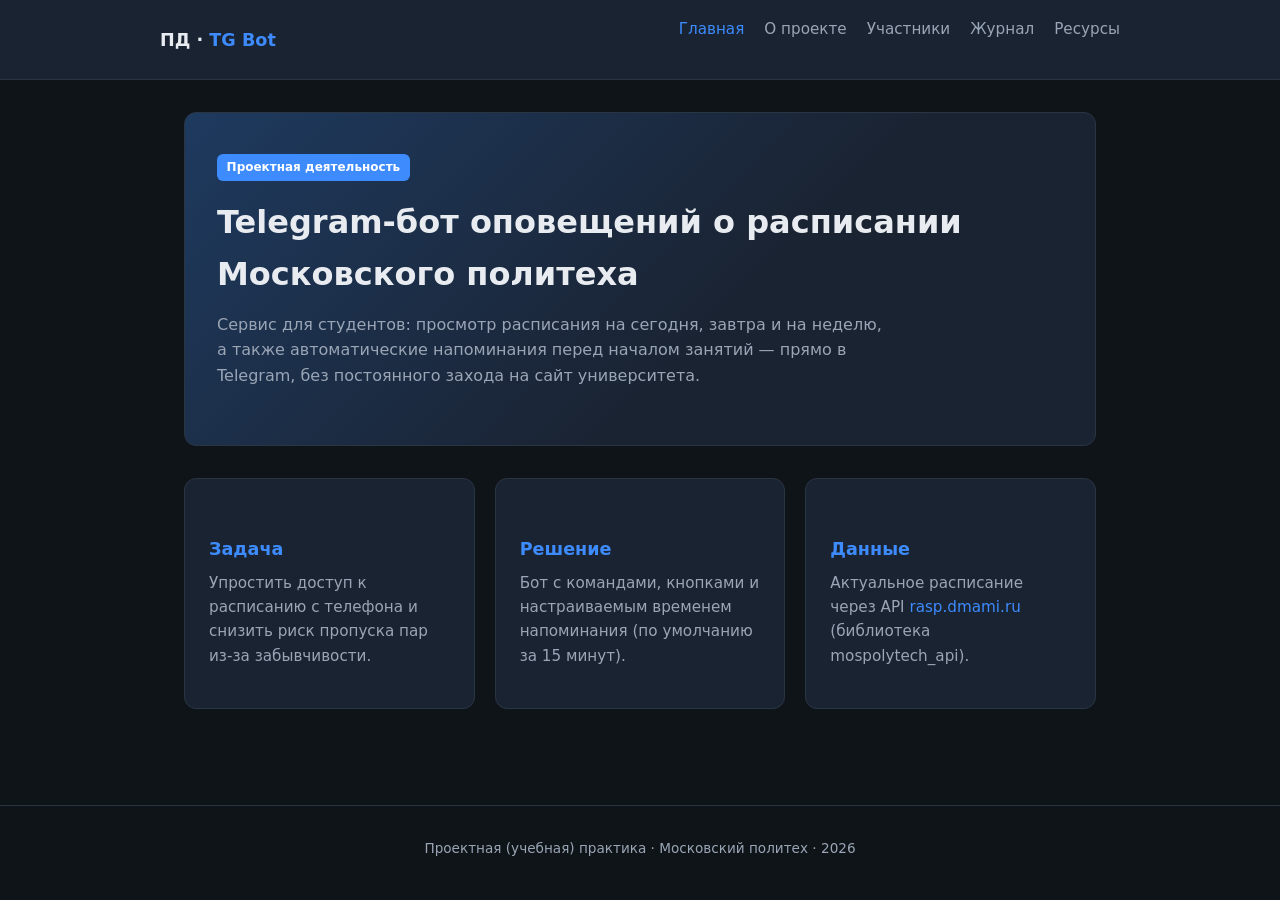
<file: site/index.html>
<!DOCTYPE html>
<html lang="ru">
<head>
  <meta charset="UTF-8">
  <meta name="viewport" content="width=device-width, initial-scale=1">
  <title>Telegram-бот расписания — Московский политех</title>
  <link rel="stylesheet" href="css/style.css">
</head>
<body>
  <header>
    <div class="header-inner">
      <a href="index.html" class="logo">ПД · <span>TG Bot</span></a>
      <nav>
        <ul>
          <li><a href="index.html" class="active">Главная</a></li>
          <li><a href="about.html">О проекте</a></li>
          <li><a href="team.html">Участники</a></li>
          <li><a href="journal.html">Журнал</a></li>
          <li><a href="resources.html">Ресурсы</a></li>
        </ul>
      </nav>
    </div>
  </header>

  <main>
    <section class="hero">
      <span class="badge">Проектная деятельность</span>
      <h1>Telegram-бот оповещений о расписании Московского политеха</h1>
      <p>
        Сервис для студентов: просмотр расписания на сегодня, завтра и на неделю,
        а также автоматические напоминания перед началом занятий — прямо в Telegram,
        без постоянного захода на сайт университета.
      </p>
    </section>

    <div class="card-grid">
      <article class="card">
        <h2>Задача</h2>
        <p>Упростить доступ к расписанию с телефона и снизить риск пропуска пар из-за забывчивости.</p>
      </article>
      <article class="card">
        <h2>Решение</h2>
        <p>Бот с командами, кнопками и настраиваемым временем напоминания (по умолчанию за 15 минут).</p>
      </article>
      <article class="card">
        <h2>Данные</h2>
        <p>Актуальное расписание через API <a href="https://rasp.dmami.ru/">rasp.dmami.ru</a> (библиотека mospolytech_api).</p>
      </article>
    </div>
  </main>

  <footer>
  Проектная (учебная) практика · Московский политех · 2026
  </footer>
</body>
</html>
</file>
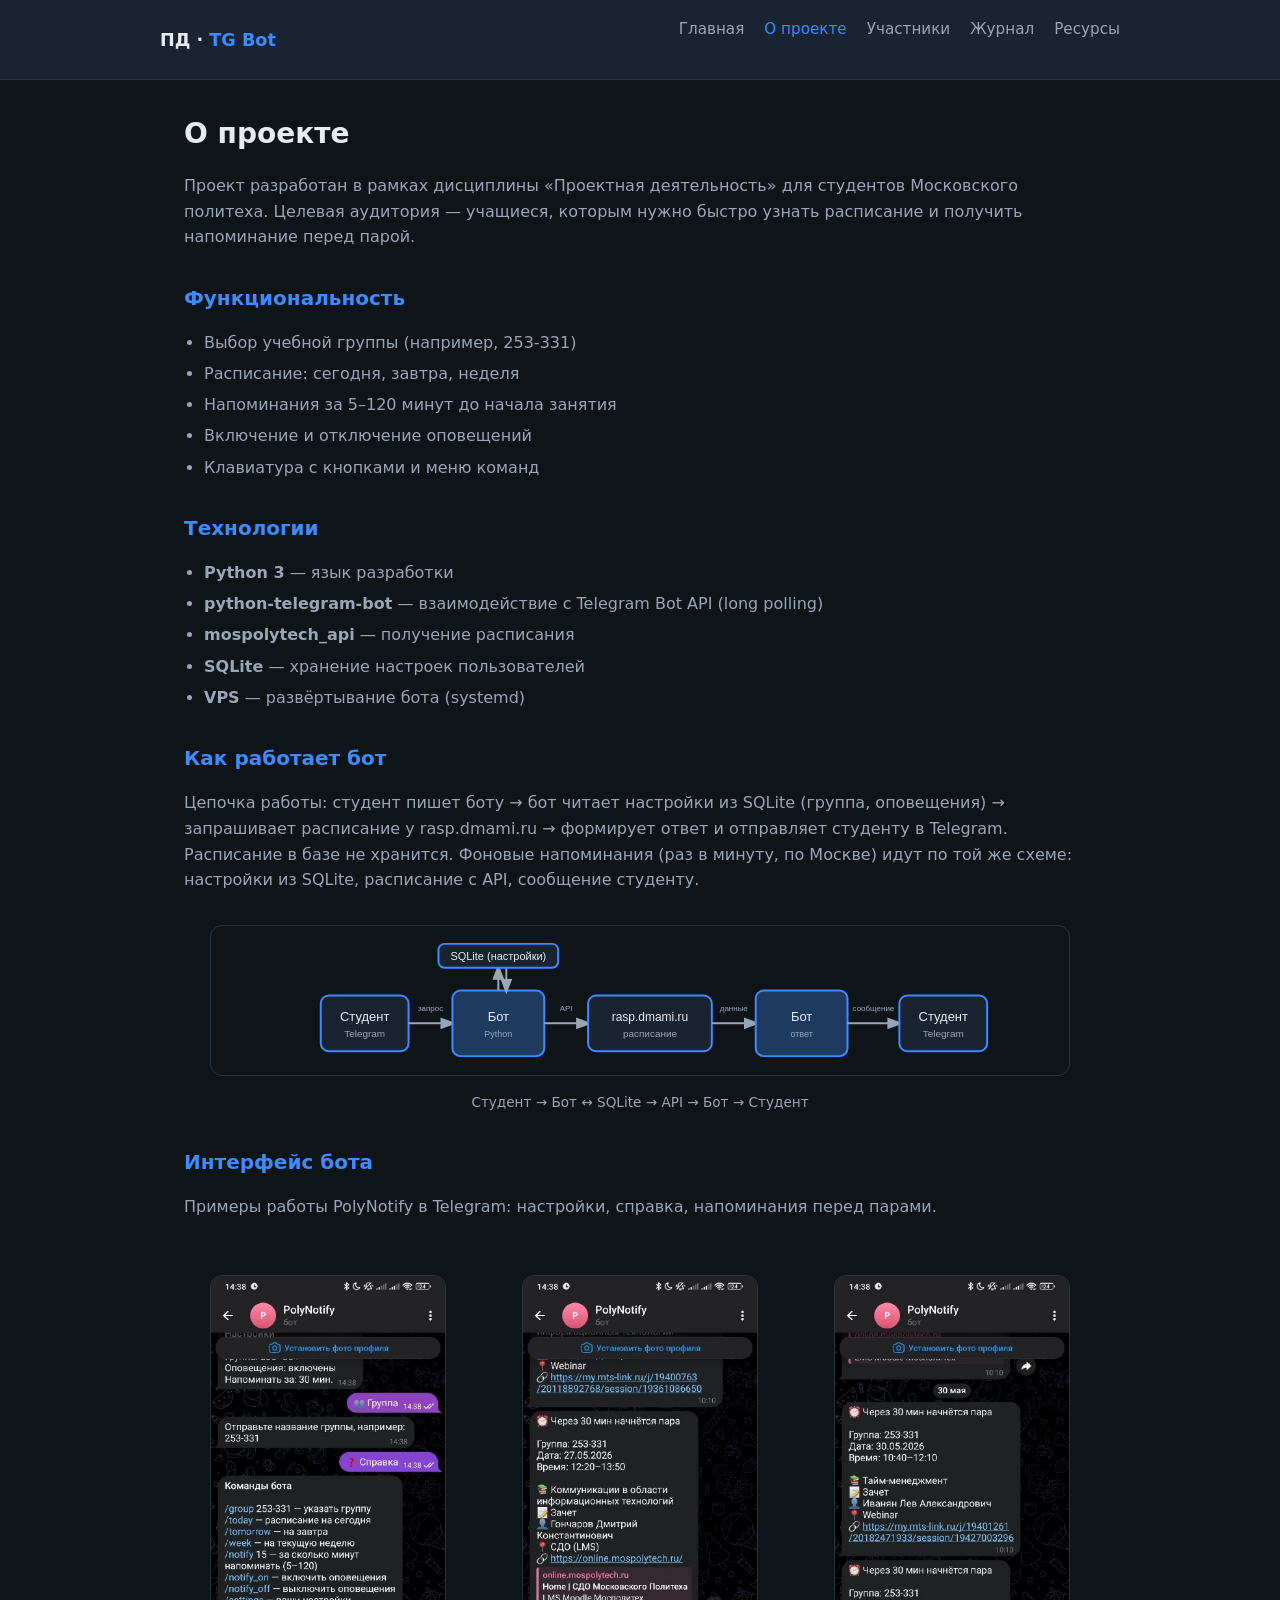
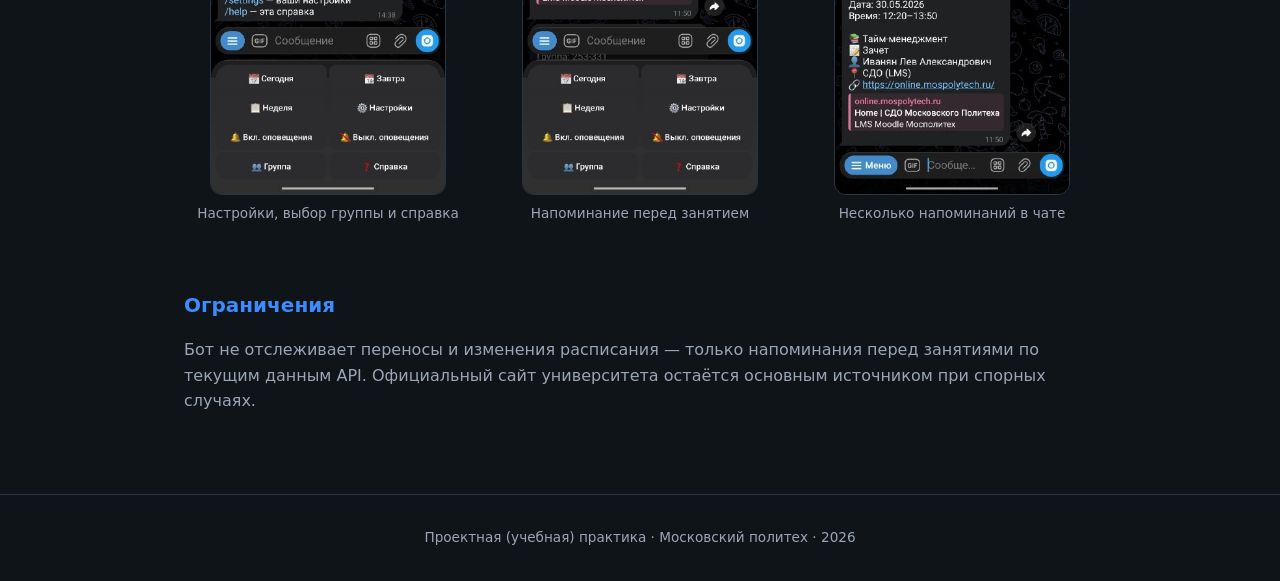
<file: site/about.html>
<!DOCTYPE html>
<html lang="ru">
<head>
  <meta charset="UTF-8">
  <meta name="viewport" content="width=device-width, initial-scale=1">
  <title>О проекте — Telegram-бот расписания</title>
  <link rel="stylesheet" href="css/style.css">
</head>
<body>
  <header>
    <div class="header-inner">
      <a href="index.html" class="logo">ПД · <span>TG Bot</span></a>
      <nav>
        <ul>
          <li><a href="index.html">Главная</a></li>
          <li><a href="about.html" class="active">О проекте</a></li>
          <li><a href="team.html">Участники</a></li>
          <li><a href="journal.html">Журнал</a></li>
          <li><a href="resources.html">Ресурсы</a></li>
        </ul>
      </nav>
    </div>
  </header>

  <main>
    <h1 class="page-title">О проекте</h1>

    <p>
      Проект разработан в рамках дисциплины «Проектная деятельность» для студентов
      Московского политеха. Целевая аудитория — учащиеся, которым нужно быстро
      узнать расписание и получить напоминание перед парой.
    </p>

    <h2>Функциональность</h2>
    <ul>
      <li>Выбор учебной группы (например, 253-331)</li>
      <li>Расписание: сегодня, завтра, неделя</li>
      <li>Напоминания за 5–120 минут до начала занятия</li>
      <li>Включение и отключение оповещений</li>
      <li>Клавиатура с кнопками и меню команд</li>
    </ul>

    <h2>Технологии</h2>
    <ul>
      <li><strong>Python 3</strong> — язык разработки</li>
      <li><strong>python-telegram-bot</strong> — взаимодействие с Telegram Bot API (long polling)</li>
      <li><strong>mospolytech_api</strong> — получение расписания</li>
      <li><strong>SQLite</strong> — хранение настроек пользователей</li>
      <li><strong>VPS</strong> — развёртывание бота (systemd)</li>
    </ul>

    <h2>Как работает бот</h2>
    <p>
      Цепочка работы: студент пишет боту → бот читает настройки из SQLite (группа, оповещения) →
      запрашивает расписание у rasp.dmami.ru → формирует ответ и отправляет студенту в Telegram.
      Расписание в базе не хранится. Фоновые напоминания (раз в минуту, по Москве) идут по той же
      схеме: настройки из SQLite, расписание с API, сообщение студенту.
    </p>

    <figure class="figure">
      <img src="images/architecture.svg" alt="Студент — бот — SQLite — API — бот — студент" width="860" height="150">
      <figcaption>Студент → Бот ↔ SQLite → API → Бот → Студент</figcaption>
    </figure>

    <h2>Интерфейс бота</h2>
    <p>Примеры работы PolyNotify в Telegram: настройки, справка, напоминания перед парами.</p>

    <div class="screenshots">
      <figure class="figure">
        <img src="images/5255996199221796417.jpg" alt="Настройки группы и оповещений, справка по командам" loading="lazy">
        <figcaption>Настройки, выбор группы и справка</figcaption>
      </figure>
      <figure class="figure">
        <img src="images/5255996199221796416.jpg" alt="Напоминание за 30 минут до пары" loading="lazy">
        <figcaption>Напоминание перед занятием</figcaption>
      </figure>
      <figure class="figure">
        <img src="images/5255996199221796418.jpg" alt="История напоминаний в чате" loading="lazy">
        <figcaption>Несколько напоминаний в чате</figcaption>
      </figure>
    </div>

    <h2>Ограничения</h2>
    <p>
      Бот не отслеживает переносы и изменения расписания — только напоминания перед
      занятиями по текущим данным API. Официальный сайт университета остаётся
      основным источником при спорных случаях.
    </p>
  </main>

  <footer>
  Проектная (учебная) практика · Московский политех · 2026
  </footer>
</body>
</html>
</file>
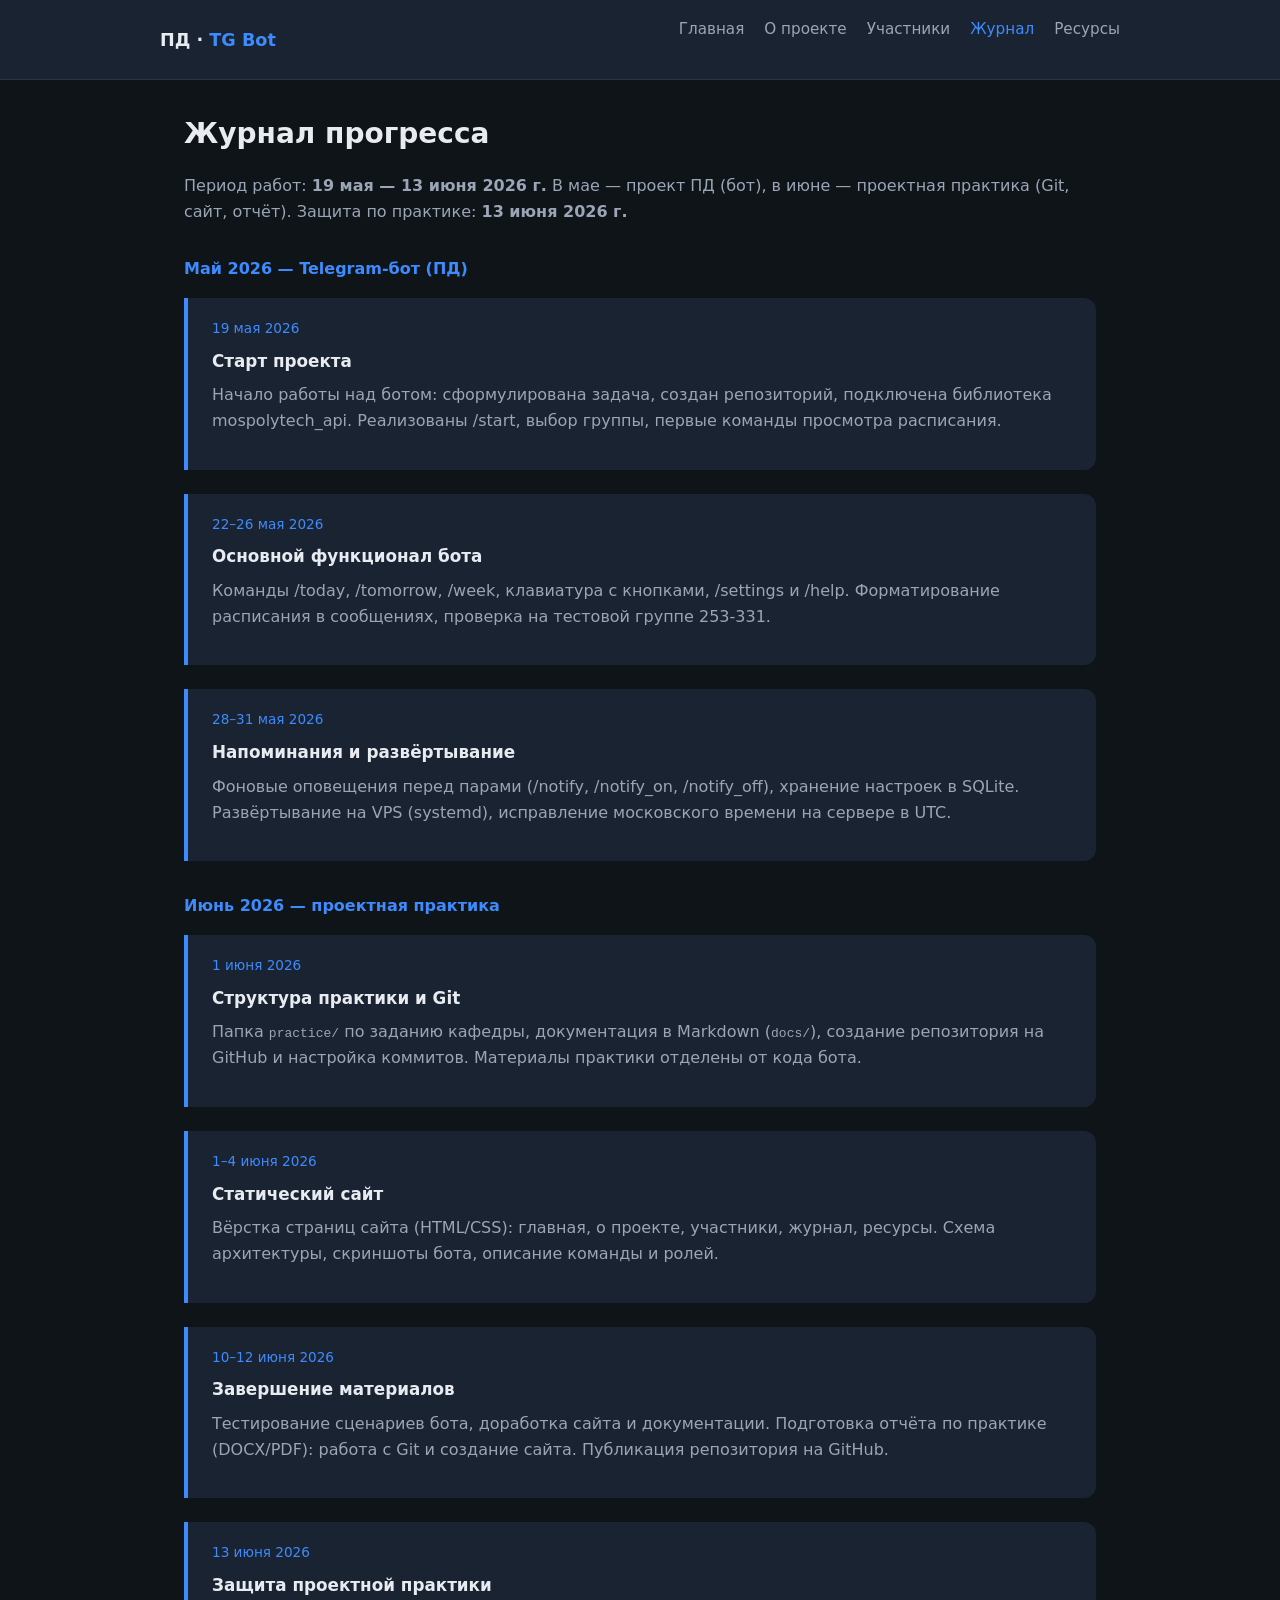
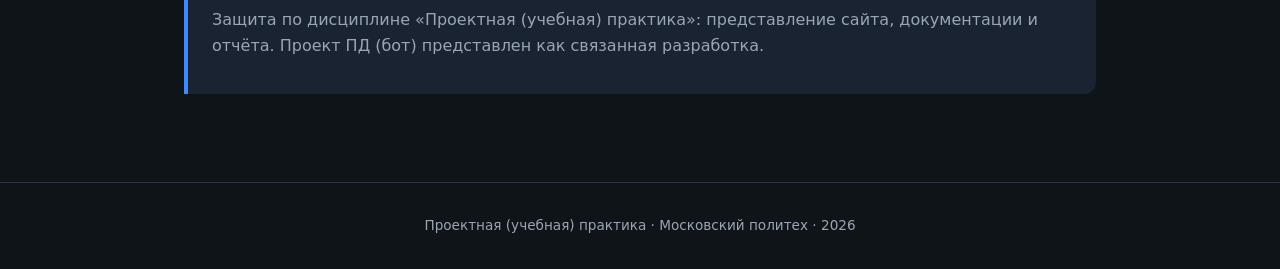
<file: site/journal.html>
<!DOCTYPE html>

<html lang="ru">

<head>

  <meta charset="UTF-8">

  <meta name="viewport" content="width=device-width, initial-scale=1">

  <title>Журнал — Telegram-бот расписания</title>

  <link rel="stylesheet" href="css/style.css">

</head>

<body>

  <header>

    <div class="header-inner">

      <a href="index.html" class="logo">ПД · <span>TG Bot</span></a>

      <nav>

        <ul>

          <li><a href="index.html">Главная</a></li>

          <li><a href="about.html">О проекте</a></li>

          <li><a href="team.html">Участники</a></li>

          <li><a href="journal.html" class="active">Журнал</a></li>

          <li><a href="resources.html">Ресурсы</a></li>

        </ul>

      </nav>

    </div>

  </header>



  <main>

    <h1 class="page-title">Журнал прогресса</h1>

    <p>

      Период работ: <strong>19 мая — 13 июня 2026 г.</strong>

      В мае — проект ПД (бот), в июне — проектная практика (Git, сайт, отчёт).

      Защита по практике: <strong>13 июня 2026 г.</strong>

    </p>



    <h2 class="journal-section">Май 2026 — Telegram-бот (ПД)</h2>



    <article class="journal-entry">

      <time datetime="2026-05-19">19 мая 2026</time>

      <h3>Старт проекта</h3>

      <p>

        Начало работы над ботом: сформулирована задача, создан репозиторий,

        подключена библиотека mospolytech_api. Реализованы /start, выбор группы,

        первые команды просмотра расписания.

      </p>

    </article>



    <article class="journal-entry">

      <time datetime="2026-05-22">22–26 мая 2026</time>

      <h3>Основной функционал бота</h3>

      <p>

        Команды /today, /tomorrow, /week, клавиатура с кнопками, /settings и /help.

        Форматирование расписания в сообщениях, проверка на тестовой группе 253-331.

      </p>

    </article>



    <article class="journal-entry">

      <time datetime="2026-05-28">28–31 мая 2026</time>

      <h3>Напоминания и развёртывание</h3>

      <p>

        Фоновые оповещения перед парами (/notify, /notify_on, /notify_off),

        хранение настроек в SQLite. Развёртывание на VPS (systemd), исправление

        московского времени на сервере в UTC.

      </p>

    </article>



    <h2 class="journal-section">Июнь 2026 — проектная практика</h2>



    <article class="journal-entry">

      <time datetime="2026-06-01">1 июня 2026</time>

      <h3>Структура практики и Git</h3>

      <p>

        Папка <code>practice/</code> по заданию кафедры, документация в Markdown

        (<code>docs/</code>), создание репозитория на GitHub и настройка коммитов.

        Материалы практики отделены от кода бота.

      </p>

    </article>



    <article class="journal-entry">

      <time datetime="2026-06-01">1–4 июня 2026</time>

      <h3>Статический сайт</h3>

      <p>

        Вёрстка страниц сайта (HTML/CSS): главная, о проекте, участники, журнал, ресурсы.

        Схема архитектуры, скриншоты бота, описание команды и ролей.

      </p>

    </article>



    <article class="journal-entry">

      <time datetime="2026-06-10">10–12 июня 2026</time>

      <h3>Завершение материалов</h3>

      <p>

        Тестирование сценариев бота, доработка сайта и документации.

        Подготовка отчёта по практике (DOCX/PDF): работа с Git и создание сайта.

        Публикация репозитория на GitHub.

      </p>

    </article>



    <article class="journal-entry">

      <time datetime="2026-06-13">13 июня 2026</time>

      <h3>Защита проектной практики</h3>

      <p>

        Защита по дисциплине «Проектная (учебная) практика»: представление сайта,

        документации и отчёта. Проект ПД (бот) представлен как связанная разработка.

      </p>

    </article>

  </main>



  <footer>

  Проектная (учебная) практика · Московский политех · 2026

  </footer>

</body>

</html>
</file>
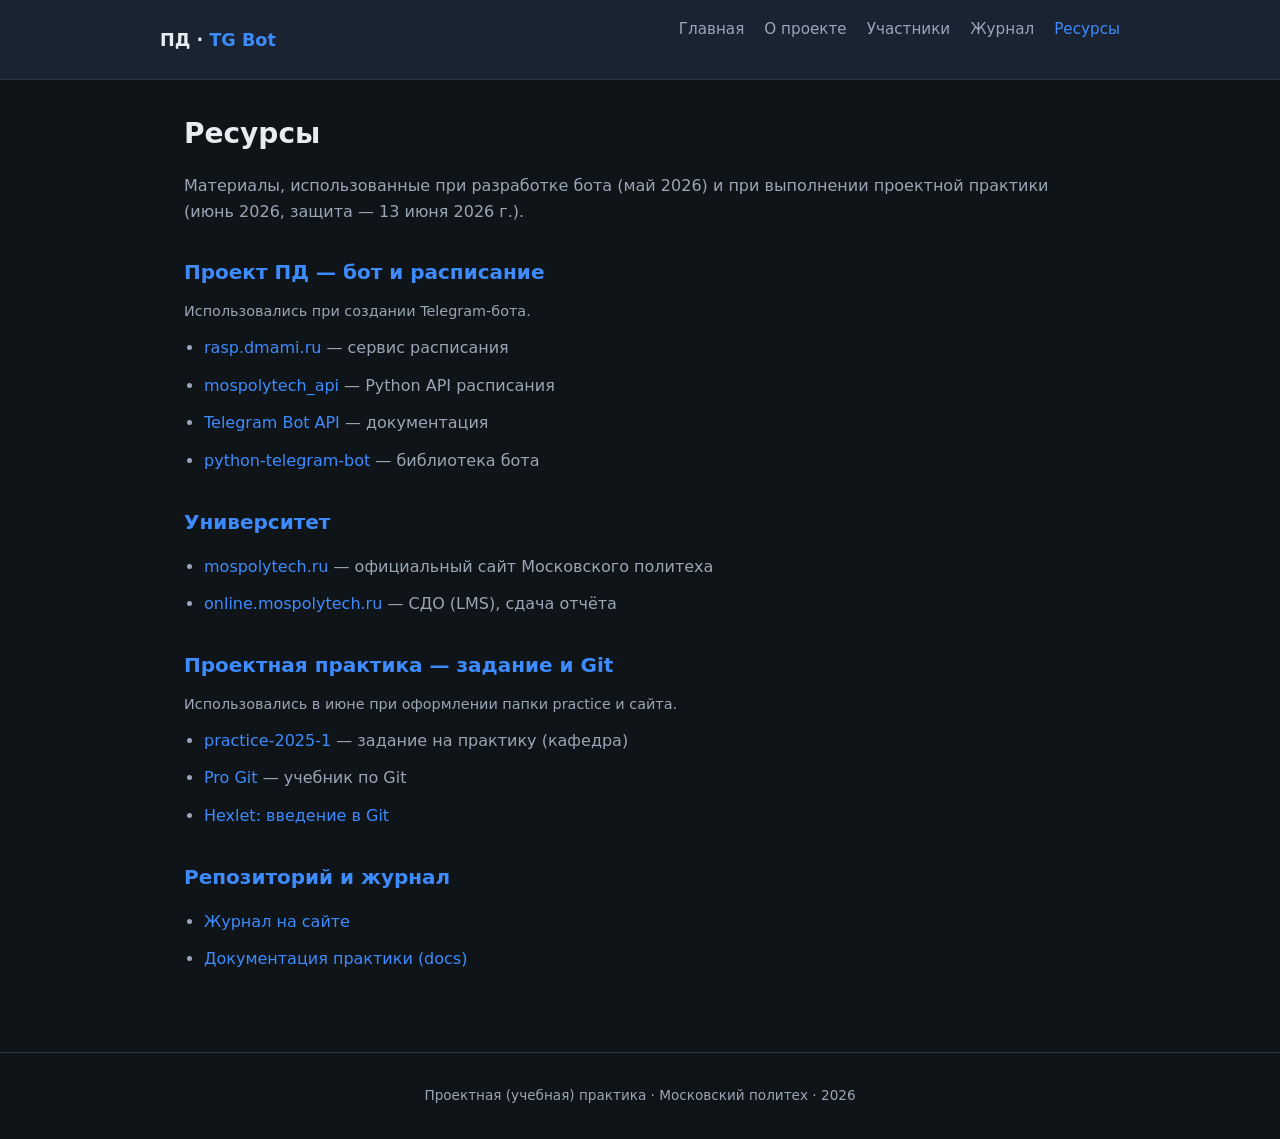
<file: site/resources.html>
<!DOCTYPE html>

<html lang="ru">

<head>

  <meta charset="UTF-8">

  <meta name="viewport" content="width=device-width, initial-scale=1">

  <title>Ресурсы — Telegram-бот расписания</title>

  <link rel="stylesheet" href="css/style.css">

</head>

<body>

  <header>

    <div class="header-inner">

      <a href="index.html" class="logo">ПД · <span>TG Bot</span></a>

      <nav>

        <ul>

          <li><a href="index.html">Главная</a></li>

          <li><a href="about.html">О проекте</a></li>

          <li><a href="team.html">Участники</a></li>

          <li><a href="journal.html">Журнал</a></li>

          <li><a href="resources.html" class="active">Ресурсы</a></li>

        </ul>

      </nav>

    </div>

  </header>



  <main>

    <h1 class="page-title">Ресурсы</h1>

    <p>

      Материалы, использованные при разработке бота (май 2026) и при выполнении

      проектной практики (июнь 2026, защита — 13 июня 2026 г.).

    </p>



    <h2>Проект ПД — бот и расписание</h2>

    <p class="resource-note">Использовались при создании Telegram-бота.</p>

    <ul class="resource-list">

      <li><a href="https://rasp.dmami.ru/">rasp.dmami.ru</a> — сервис расписания</li>

      <li><a href="https://github.com/r4nd0lph-c/mospolytech_api">mospolytech_api</a> — Python API расписания</li>

      <li><a href="https://core.telegram.org/bots/api">Telegram Bot API</a> — документация</li>

      <li><a href="https://github.com/python-telegram-bot/python-telegram-bot">python-telegram-bot</a> — библиотека бота</li>

    </ul>



    <h2>Университет</h2>

    <ul class="resource-list">

      <li><a href="https://mospolytech.ru/">mospolytech.ru</a> — официальный сайт Московского политеха</li>

      <li><a href="https://online.mospolytech.ru/">online.mospolytech.ru</a> — СДО (LMS), сдача отчёта</li>

    </ul>



    <h2>Проектная практика — задание и Git</h2>

    <p class="resource-note">Использовались в июне при оформлении папки practice и сайта.</p>

    <ul class="resource-list">

      <li><a href="https://github.com/mospol/practice-2025-1">practice-2025-1</a> — задание на практику (кафедра)</li>

      <li><a href="https://git-scm.com/book/ru/v2">Pro Git</a> — учебник по Git</li>

      <li><a href="https://ru.hexlet.io/courses/intro_to_git">Hexlet: введение в Git</a></li>

    </ul>



    <h2>Репозиторий и журнал</h2>
    <ul class="resource-list">
      <li><a href="journal.html">Журнал на сайте</a></li>
      <li><a href="../docs/README.md">Документация практики (docs)</a></li>
    </ul>

  </main>



  <footer>

  Проектная (учебная) практика · Московский политех · 2026

  </footer>

</body>

</html>
</file>
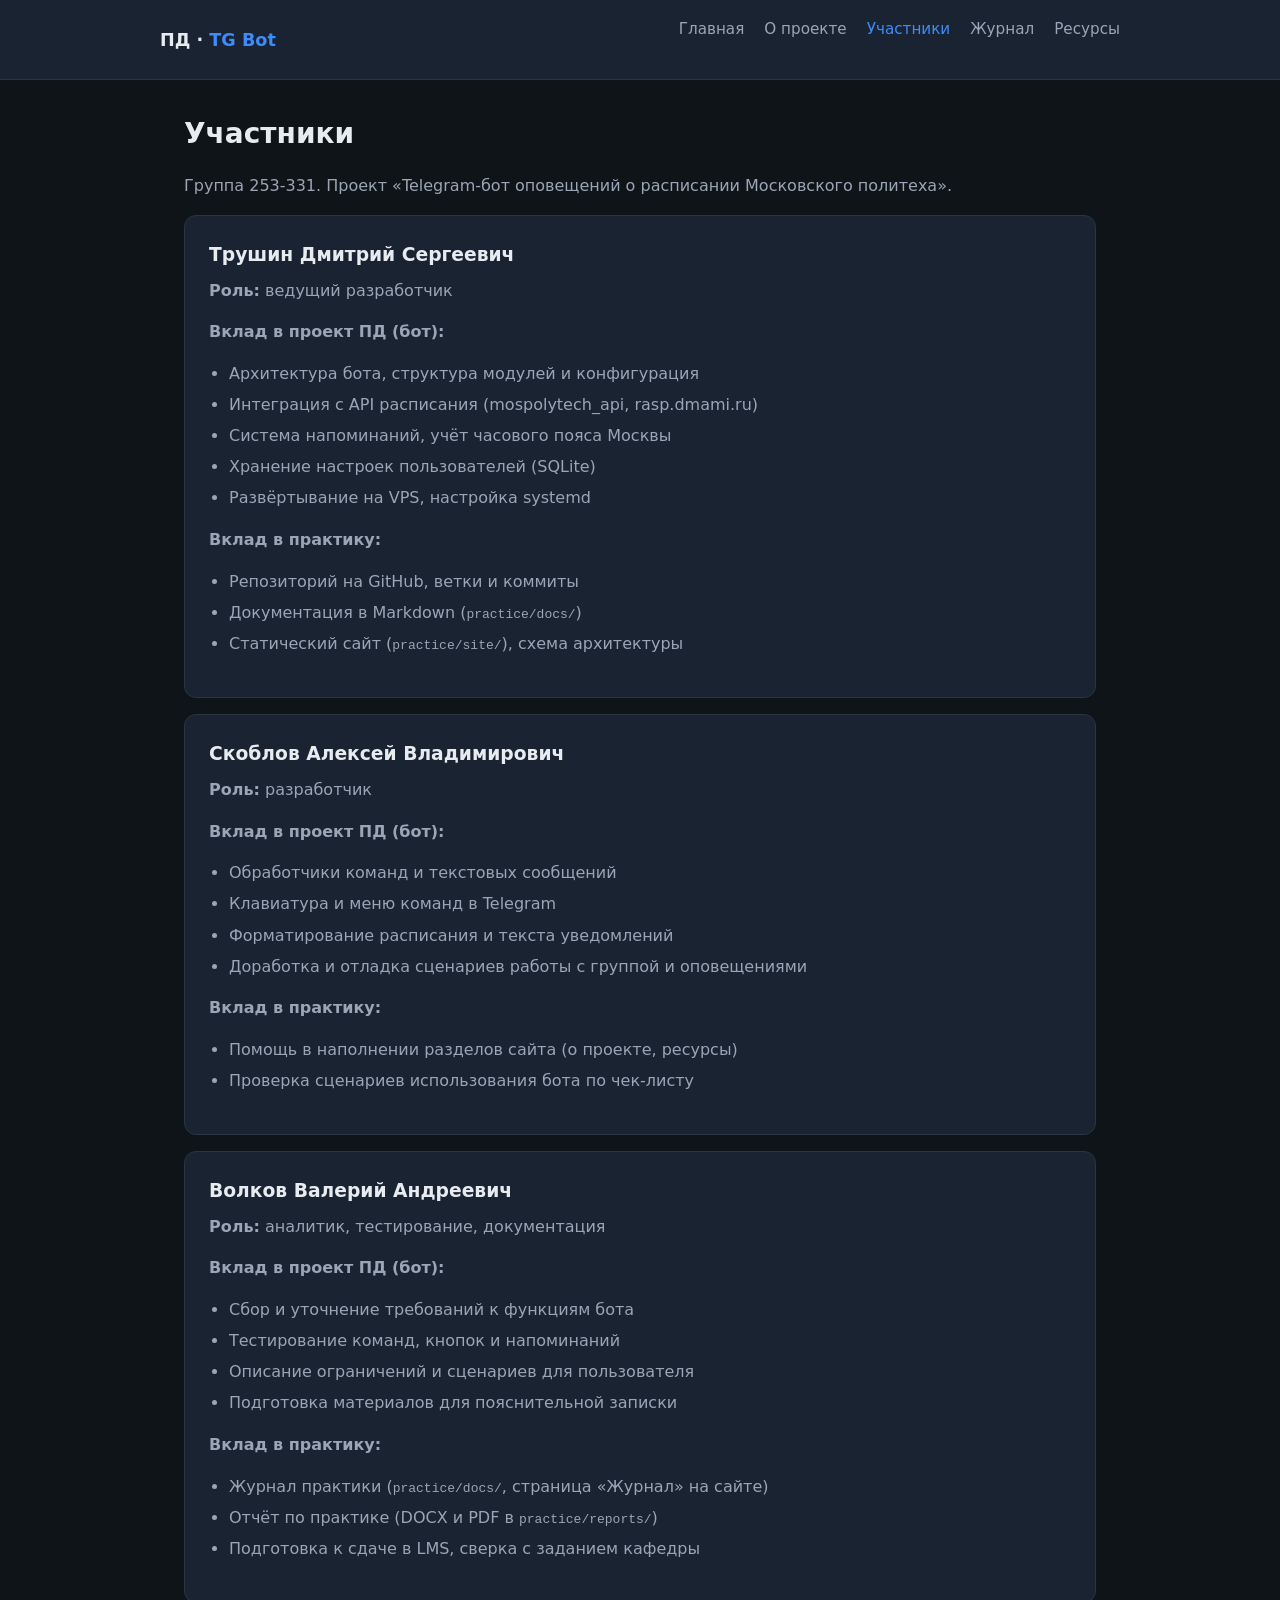
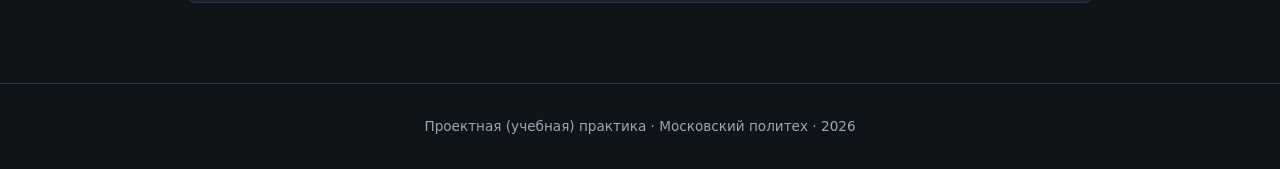
<file: site/team.html>
<!DOCTYPE html>

<html lang="ru">

<head>

  <meta charset="UTF-8">

  <meta name="viewport" content="width=device-width, initial-scale=1">

  <title>Участники — Telegram-бот расписания</title>

  <link rel="stylesheet" href="css/style.css">

</head>

<body>

  <header>

    <div class="header-inner">

      <a href="index.html" class="logo">ПД · <span>TG Bot</span></a>

      <nav>

        <ul>

          <li><a href="index.html">Главная</a></li>

          <li><a href="about.html">О проекте</a></li>

          <li><a href="team.html" class="active">Участники</a></li>

          <li><a href="journal.html">Журнал</a></li>

          <li><a href="resources.html">Ресурсы</a></li>

        </ul>

      </nav>

    </div>

  </header>



  <main>

    <h1 class="page-title">Участники</h1>

    <p>Группа 253-331. Проект «Telegram-бот оповещений о расписании Московского политеха».</p>



    <article class="team-member">

      <h3>Трушин Дмитрий Сергеевич</h3>

      <p><strong>Роль:</strong> ведущий разработчик</p>

      <p><strong>Вклад в проект ПД (бот):</strong></p>

      <ul>

        <li>Архитектура бота, структура модулей и конфигурация</li>

        <li>Интеграция с API расписания (mospolytech_api, rasp.dmami.ru)</li>

        <li>Система напоминаний, учёт часового пояса Москвы</li>

        <li>Хранение настроек пользователей (SQLite)</li>

        <li>Развёртывание на VPS, настройка systemd</li>

      </ul>

      <p><strong>Вклад в практику:</strong></p>

      <ul>

        <li>Репозиторий на GitHub, ветки и коммиты</li>

        <li>Документация в Markdown (<code>practice/docs/</code>)</li>

        <li>Статический сайт (<code>practice/site/</code>), схема архитектуры</li>

      </ul>

    </article>



    <article class="team-member">

      <h3>Скоблов Алексей Владимирович</h3>

      <p><strong>Роль:</strong> разработчик</p>

      <p><strong>Вклад в проект ПД (бот):</strong></p>

      <ul>

        <li>Обработчики команд и текстовых сообщений</li>

        <li>Клавиатура и меню команд в Telegram</li>

        <li>Форматирование расписания и текста уведомлений</li>

        <li>Доработка и отладка сценариев работы с группой и оповещениями</li>

      </ul>

      <p><strong>Вклад в практику:</strong></p>

      <ul>

        <li>Помощь в наполнении разделов сайта (о проекте, ресурсы)</li>

        <li>Проверка сценариев использования бота по чек-листу</li>

      </ul>

    </article>



    <article class="team-member">

      <h3>Волков Валерий Андреевич</h3>

      <p><strong>Роль:</strong> аналитик, тестирование, документация</p>

      <p><strong>Вклад в проект ПД (бот):</strong></p>

      <ul>

        <li>Сбор и уточнение требований к функциям бота</li>

        <li>Тестирование команд, кнопок и напоминаний</li>

        <li>Описание ограничений и сценариев для пользователя</li>

        <li>Подготовка материалов для пояснительной записки</li>

      </ul>

      <p><strong>Вклад в практику:</strong></p>

      <ul>

        <li>Журнал практики (<code>practice/docs/</code>, страница «Журнал» на сайте)</li>

        <li>Отчёт по практике (DOCX и PDF в <code>practice/reports/</code>)</li>

        <li>Подготовка к сдаче в LMS, сверка с заданием кафедры</li>

      </ul>

    </article>

  </main>



  <footer>

  Проектная (учебная) практика · Московский политех · 2026

  </footer>

</body>

</html>
</file>
<file: site/css/style.css>
:root {
  --bg: #0f1419;
  --surface: #1a2332;
  --accent: #3d8bfd;
  --accent-soft: #1e3a5f;
  --text: #e8ecf1;
  --muted: #9aa5b5;
  --border: #2a3544;
  --radius: 12px;
  --font: "Segoe UI", system-ui, sans-serif;
}

* {
  box-sizing: border-box;
  margin: 0;
  padding: 0;
}

body {
  font-family: var(--font);
  background: var(--bg);
  color: var(--text);
  line-height: 1.6;
  min-height: 100vh;
}

a {
  color: var(--accent);
  text-decoration: none;
}

a:hover {
  text-decoration: underline;
}

header {
  background: var(--surface);
  border-bottom: 1px solid var(--border);
  padding: 1rem 2rem;
  position: sticky;
  top: 0;
  z-index: 10;
}

.header-inner {
  max-width: 960px;
  margin: 0 auto;
  display: flex;
  flex-wrap: wrap;
  align-items: center;
  justify-content: space-between;
  gap: 1rem;
}

.logo {
  font-weight: 700;
  font-size: 1.1rem;
  color: var(--text);
}

.logo span {
  color: var(--accent);
}

nav ul {
  list-style: none;
  display: flex;
  flex-wrap: wrap;
  gap: 0.5rem 1.25rem;
}

nav a {
  color: var(--muted);
  font-size: 0.95rem;
}

nav a:hover,
nav a.active {
  color: var(--accent);
  text-decoration: none;
}

main {
  max-width: 960px;
  margin: 0 auto;
  padding: 2rem 1.5rem 4rem;
}

.hero {
  background: linear-gradient(135deg, var(--accent-soft) 0%, var(--surface) 60%);
  border: 1px solid var(--border);
  border-radius: var(--radius);
  padding: 2.5rem 2rem;
  margin-bottom: 2rem;
}

.hero h1 {
  font-size: clamp(1.5rem, 4vw, 2rem);
  margin-bottom: 0.75rem;
}

.hero p {
  color: var(--muted);
  max-width: 42rem;
}

.badge {
  display: inline-block;
  background: var(--accent);
  color: #fff;
  font-size: 0.75rem;
  font-weight: 600;
  padding: 0.25rem 0.6rem;
  border-radius: 6px;
  margin-bottom: 1rem;
}

.card-grid {
  display: grid;
  grid-template-columns: repeat(auto-fit, minmax(260px, 1fr));
  gap: 1.25rem;
  margin: 2rem 0;
}

.card {
  background: var(--surface);
  border: 1px solid var(--border);
  border-radius: var(--radius);
  padding: 1.5rem;
}

.card h2,
.card h3 {
  font-size: 1.1rem;
  margin-bottom: 0.5rem;
}

.card p {
  color: var(--muted);
  font-size: 0.95rem;
}

h1.page-title {
  font-size: 1.75rem;
  margin-bottom: 1rem;
}

h2 {
  font-size: 1.25rem;
  margin: 2rem 0 1rem;
  color: var(--accent);
}

p,
ul {
  margin-bottom: 1rem;
  color: var(--muted);
}

ul {
  padding-left: 1.25rem;
}

li {
  margin-bottom: 0.35rem;
}

.figure {
  margin: 2rem 0;
  text-align: center;
}

.figure img,
.figure svg {
  max-width: 100%;
  height: auto;
  border-radius: var(--radius);
  border: 1px solid var(--border);
}

.figure figcaption {
  font-size: 0.85rem;
  color: var(--muted);
  margin-top: 0.5rem;
}

.screenshots {
  display: grid;
  grid-template-columns: repeat(auto-fit, minmax(220px, 1fr));
  gap: 1.5rem;
  margin: 1.5rem 0 2rem;
}

.screenshots .figure img {
  max-height: 520px;
  width: auto;
  margin: 0 auto;
  display: block;
}

.journal-section {
  font-size: 1rem;
  color: var(--accent);
  margin: 2rem 0 1rem;
  font-weight: 600;
}

.journal-entry {
  background: var(--surface);
  border-left: 4px solid var(--accent);
  border-radius: 0 var(--radius) var(--radius) 0;
  padding: 1.25rem 1.5rem;
  margin-bottom: 1.5rem;
}

.journal-entry time {
  font-size: 0.85rem;
  color: var(--accent);
  display: block;
  margin-bottom: 0.5rem;
}

.journal-entry h3 {
  font-size: 1.05rem;
  margin-bottom: 0.5rem;
  color: var(--text);
}

.team-member {
  background: var(--surface);
  border: 1px solid var(--border);
  border-radius: var(--radius);
  padding: 1.5rem;
  margin-bottom: 1rem;
}

.team-member h3 {
  color: var(--text);
  margin-bottom: 0.5rem;
}

.resource-list li {
  margin-bottom: 0.75rem;
}

.resource-note {
  font-size: 0.9rem;
  color: var(--muted);
  margin: -0.25rem 0 0.75rem;
}

.placeholder-img {
  background: var(--surface);
  border: 2px dashed var(--border);
  border-radius: var(--radius);
  padding: 2rem;
  text-align: center;
  color: var(--muted);
  font-size: 0.9rem;
  margin: 1rem 0;
}

footer {
  text-align: center;
  padding: 2rem;
  color: var(--muted);
  font-size: 0.85rem;
  border-top: 1px solid var(--border);
}

@media (max-width: 600px) {
  header {
    padding: 1rem;
  }

  nav ul {
    width: 100%;
  }
}
</file>
